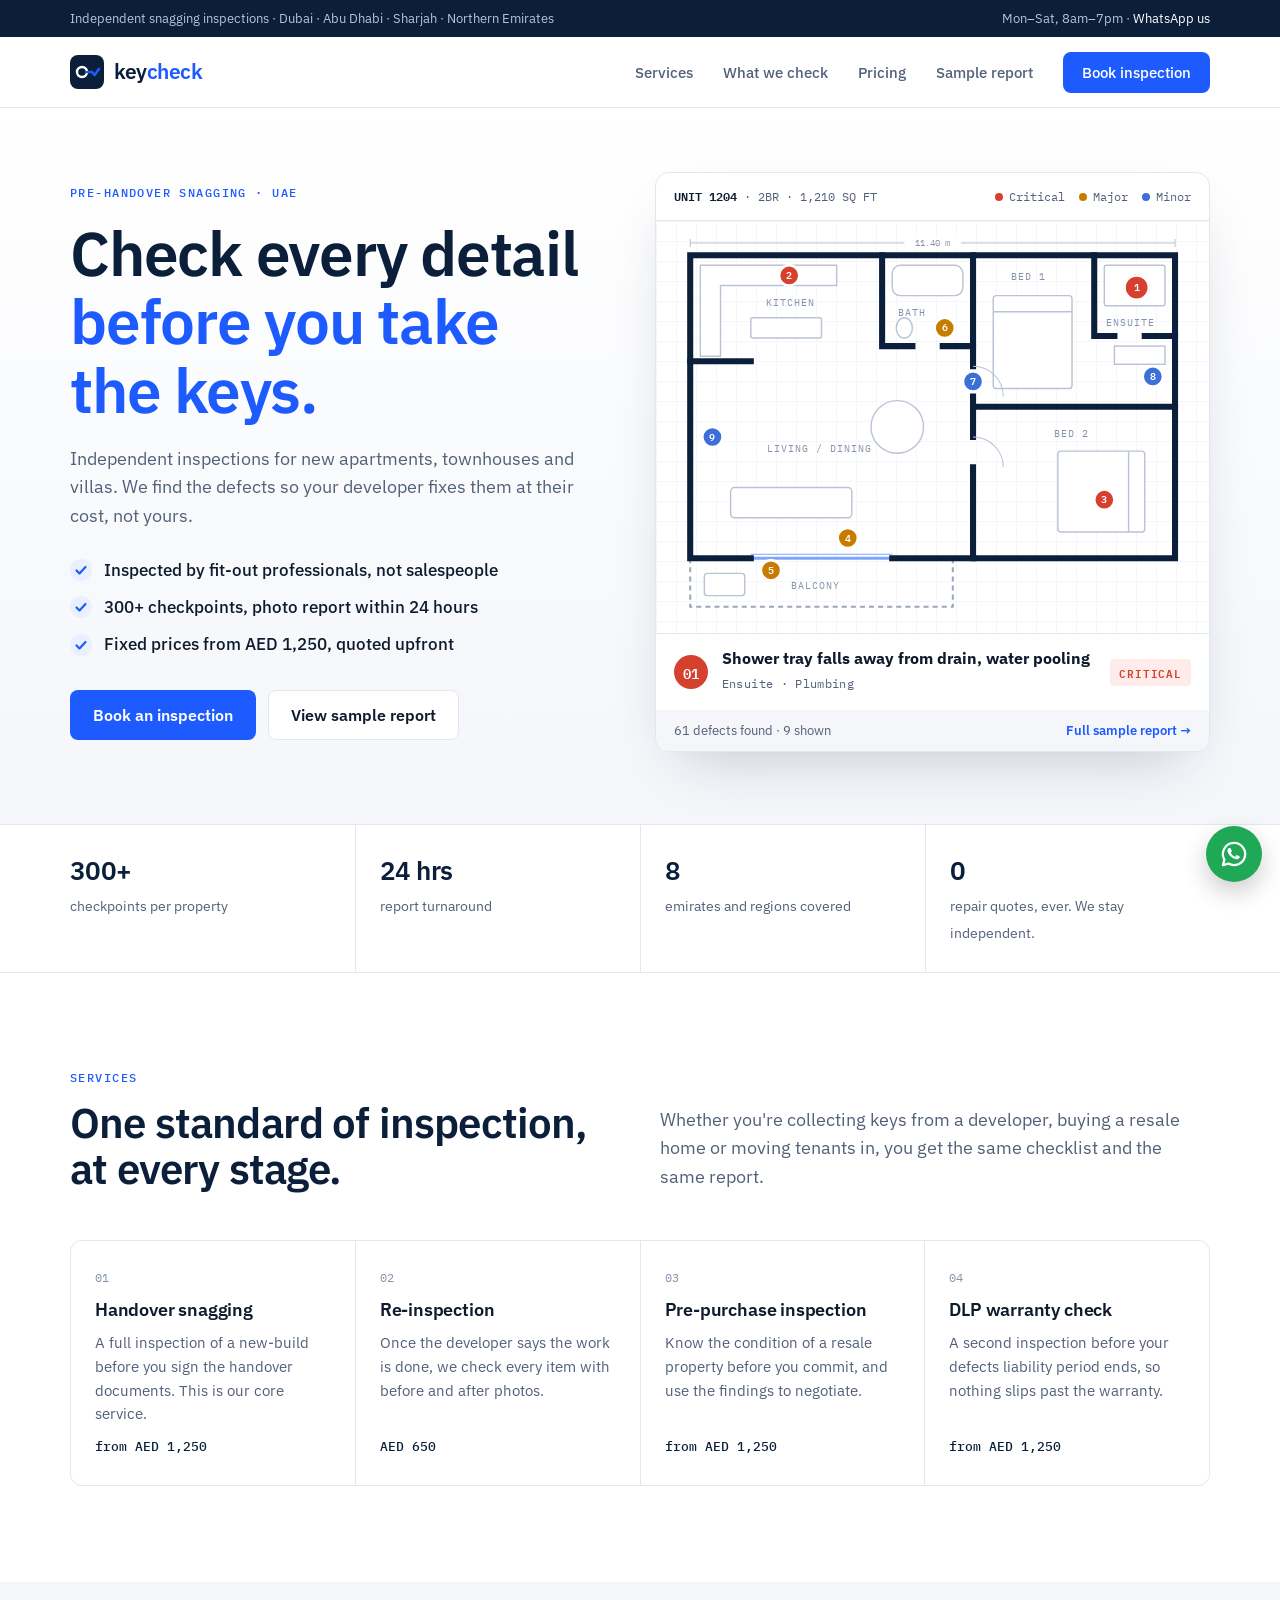
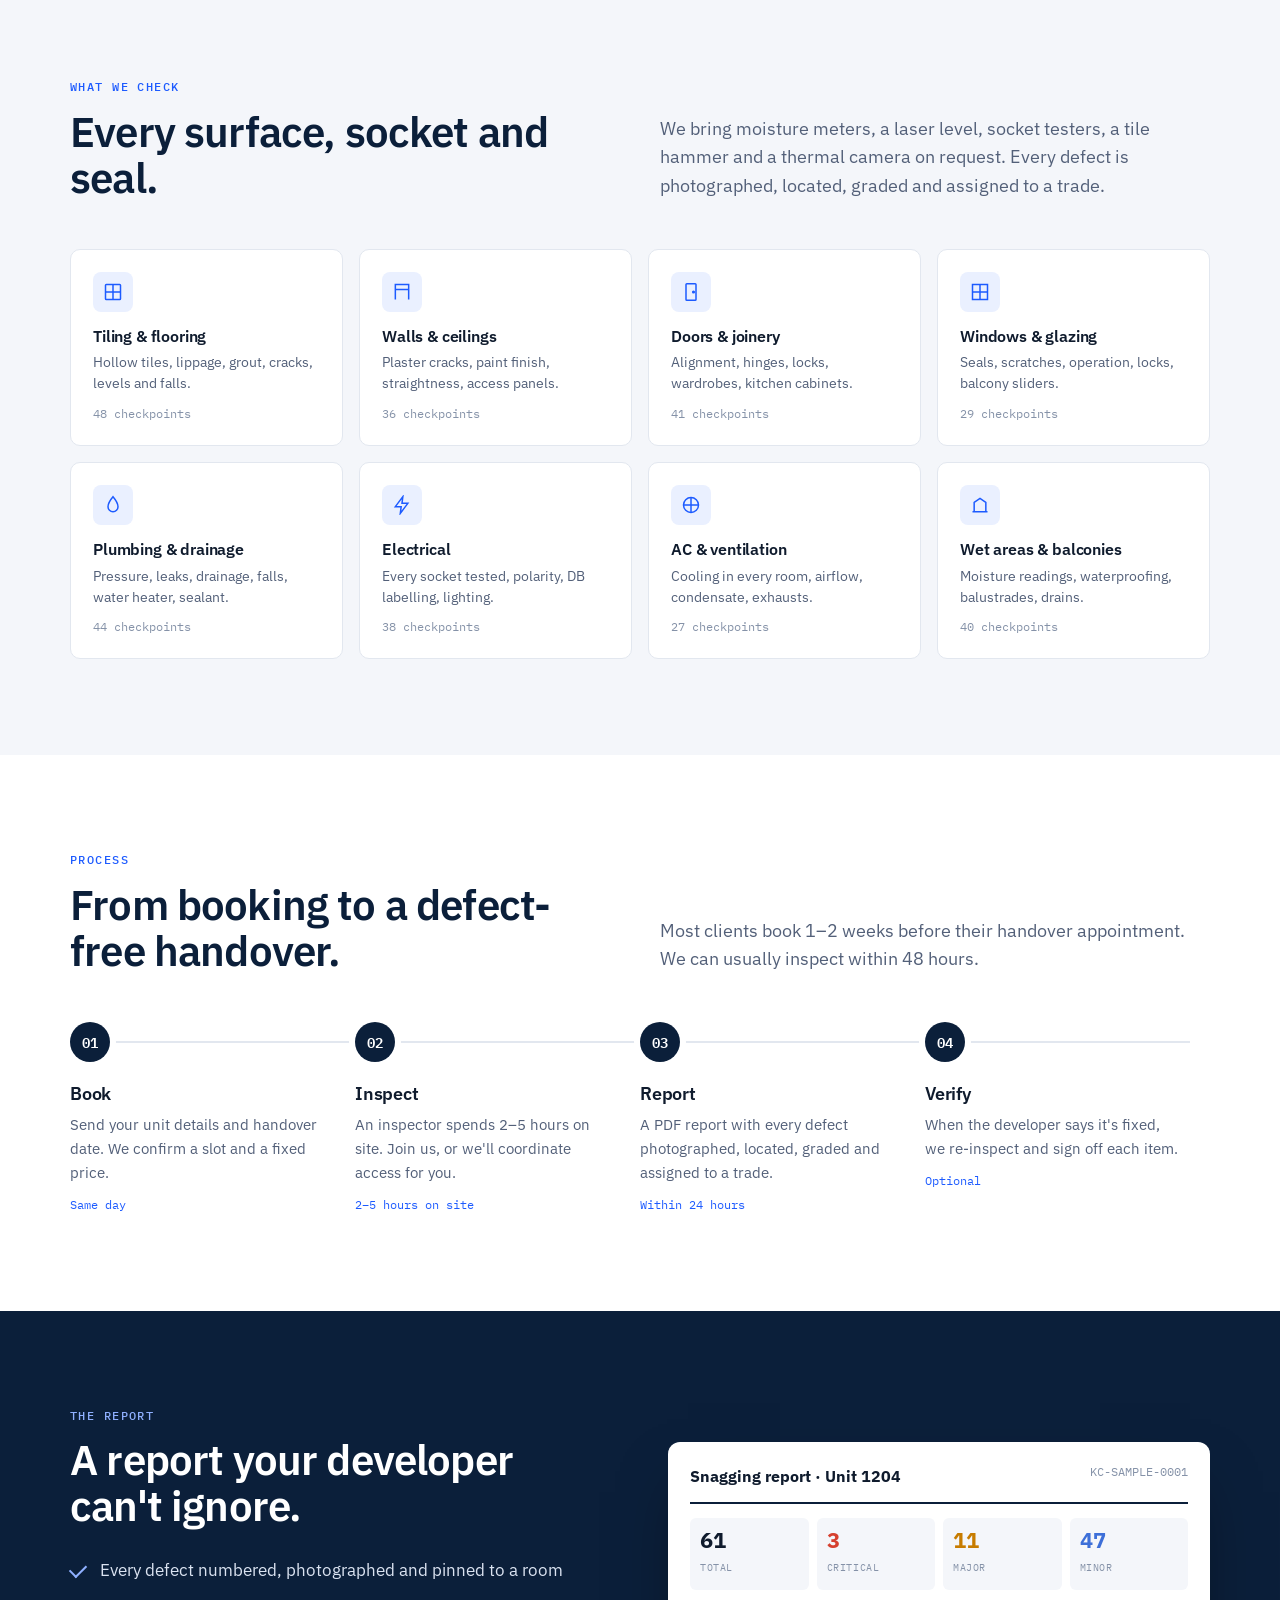
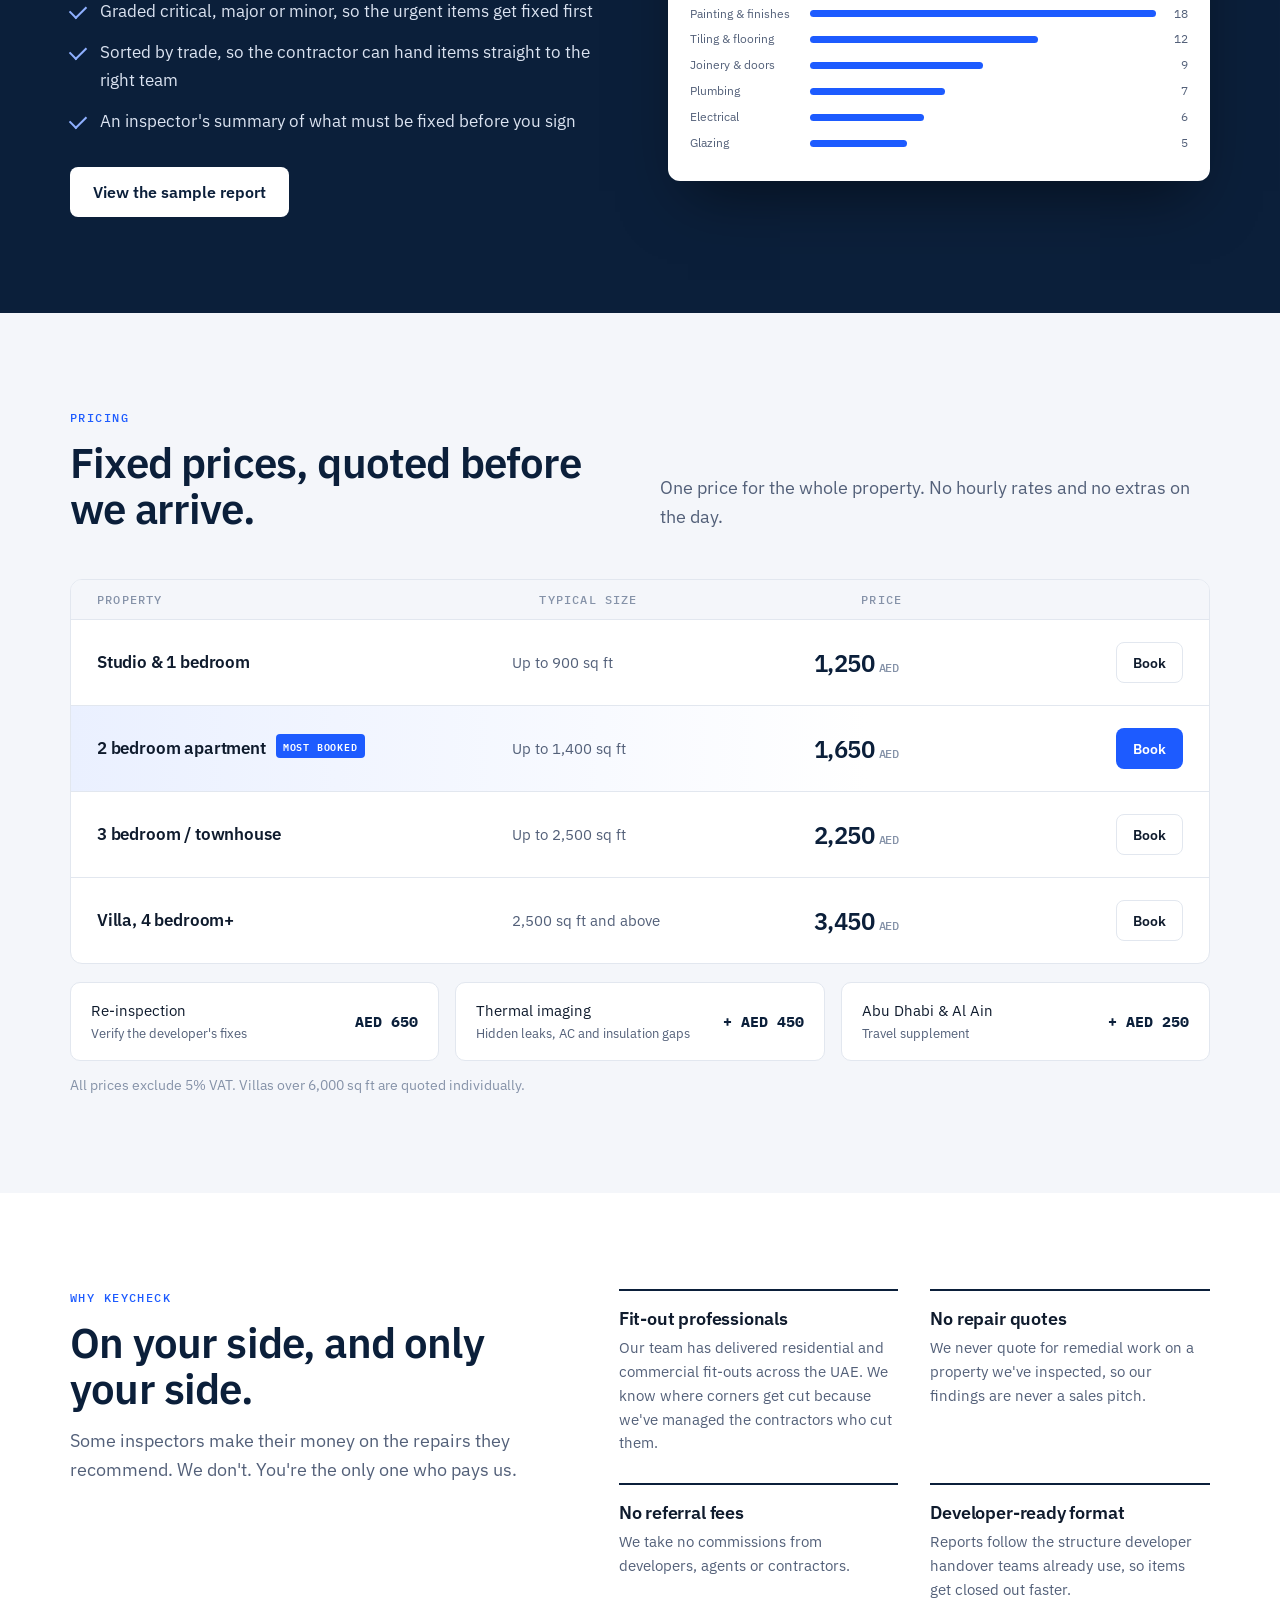
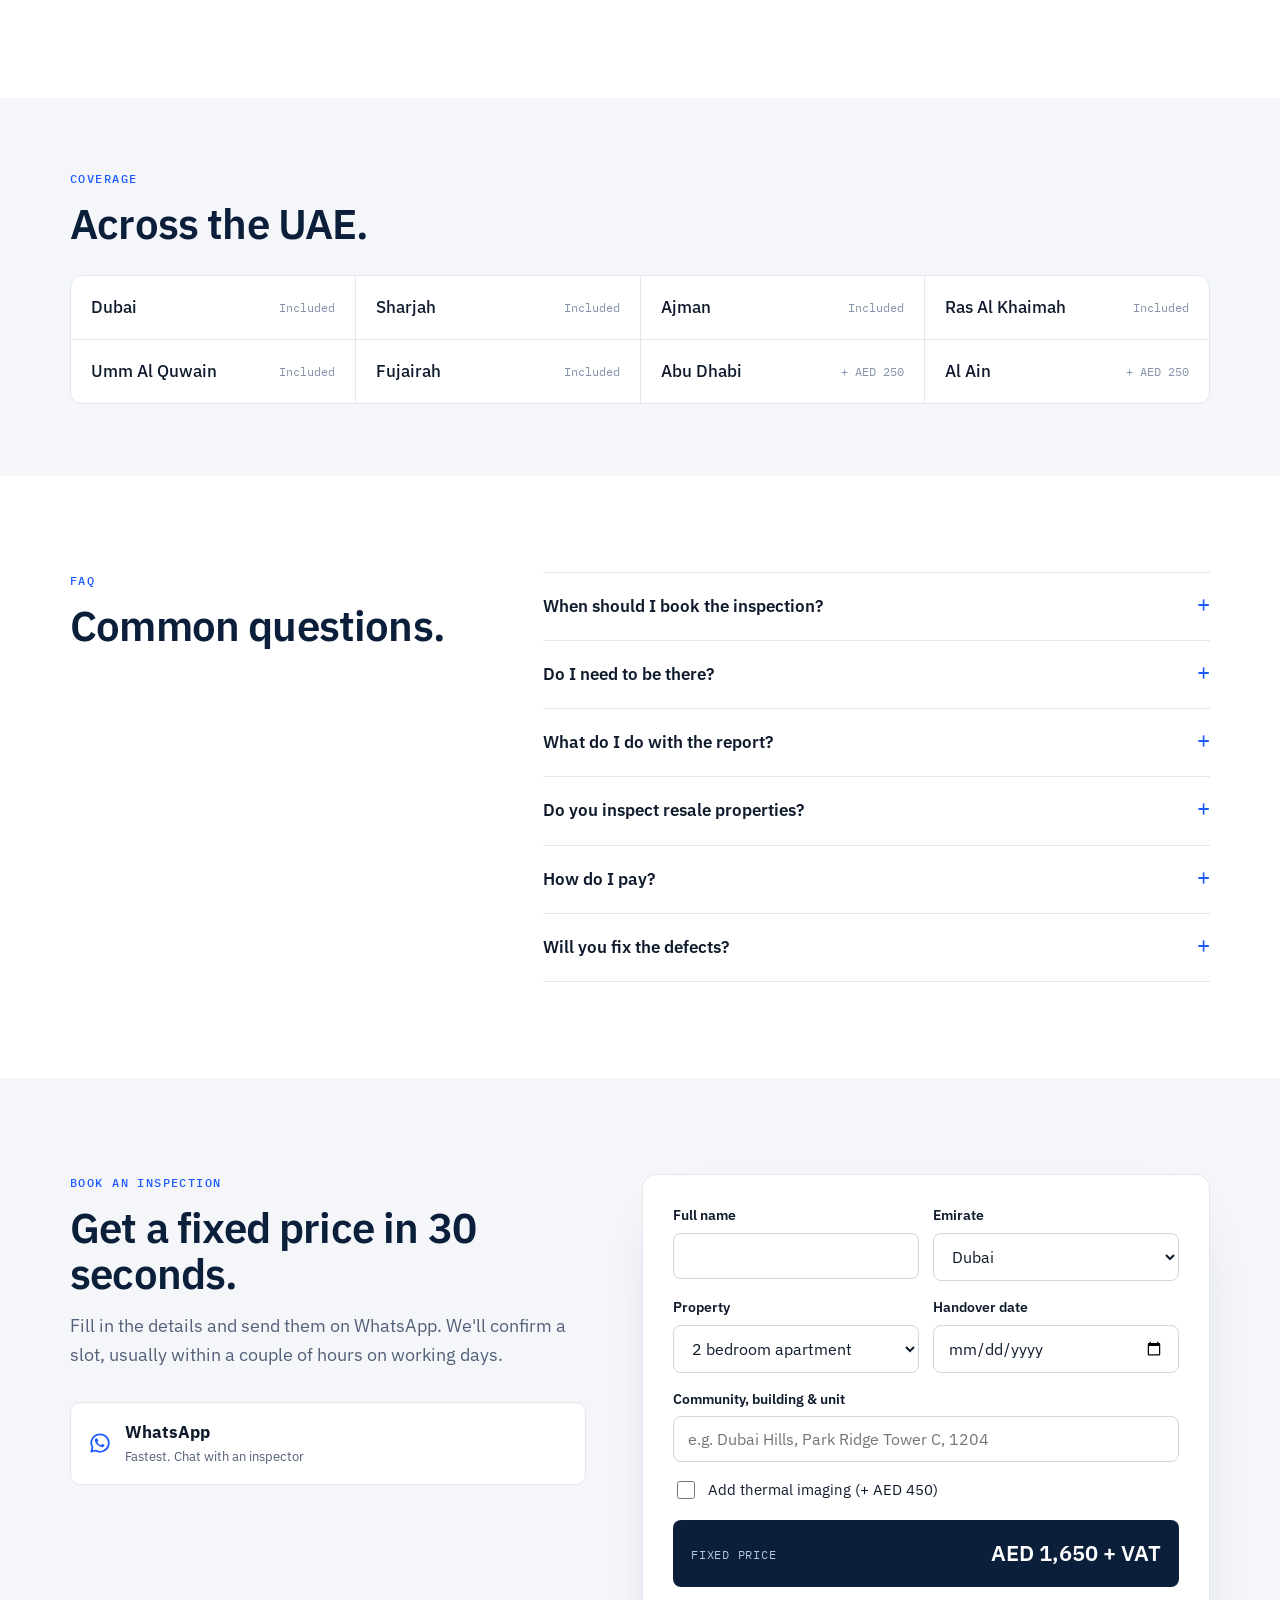
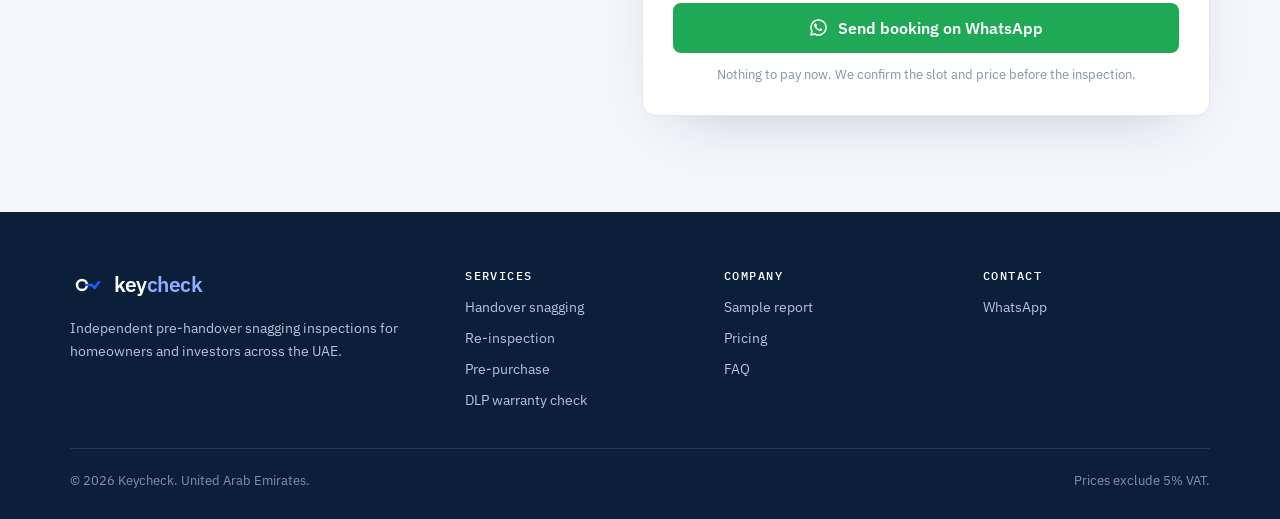
<file: index.html>
<!doctype html>
<html lang="en">
<head>
<meta charset="utf-8">
<meta name="viewport" content="width=device-width, initial-scale=1">
<title>Keycheck | Snagging Inspections in Dubai &amp; Across the UAE</title>
<meta name="description" content="Independent pre-handover snagging inspections for apartments, townhouses and villas in Dubai, Abu Dhabi and across the UAE. Fixed prices from AED 1,250. Photo report within 24 hours.">
<link rel="canonical" href="https://denham2501-web.github.io/keycheck/">
<meta property="og:type" content="website">
<meta property="og:url" content="https://denham2501-web.github.io/keycheck/">
<meta property="og:title" content="Keycheck | Check every detail before you take the keys">
<meta property="og:description" content="Independent snagging inspections across the UAE. Fixed prices from AED 1,250. Report within 24 hours.">
<link rel="icon" href="data:image/svg+xml,%3Csvg xmlns='http://www.w3.org/2000/svg' viewBox='0 0 34 34'%3E%3Crect width='34' height='34' rx='8' fill='%230b1f3a'/%3E%3Ccircle cx='12' cy='17' r='5' fill='none' stroke='%23fff' stroke-width='2.4'/%3E%3Cpath d='M17 17h5l2.5 3 4.5-6' fill='none' stroke='%231d5bff' stroke-width='2.6' stroke-linecap='round' stroke-linejoin='round'/%3E%3C/svg%3E">
<link rel="preconnect" href="https://fonts.googleapis.com">
<link rel="preconnect" href="https://fonts.gstatic.com" crossorigin>
<link href="https://fonts.googleapis.com/css2?family=IBM+Plex+Mono:wght@400;500;600&family=IBM+Plex+Sans:wght@400;500;600&display=swap" rel="stylesheet">
<link rel="stylesheet" href="styles.css">
<script type="application/ld+json">
{
  "@context": "https://schema.org",
  "@type": "HomeAndConstructionBusiness",
  "name": "Keycheck",
  "url": "https://denham2501-web.github.io/keycheck/",
  "description": "Independent pre-handover snagging inspections for apartments, townhouses and villas across the UAE.",
  "areaServed": ["Dubai", "Abu Dhabi", "Sharjah", "Ajman", "Ras Al Khaimah", "Umm Al Quwain", "Fujairah", "Al Ain"],
  "priceRange": "AED 650 – AED 3,450",
  "telephone": "+971545939189",
  "address": { "@type": "PostalAddress", "addressCountry": "AE" }
}
</script>
</head>
<body>

<svg width="0" height="0" style="position:absolute" aria-hidden="true">
  <symbol id="mark" viewBox="0 0 34 34"><rect width="34" height="34" rx="8" fill="#0b1f3a"/><circle cx="12" cy="17" r="5" fill="none" stroke="#fff" stroke-width="2.4"/><path d="M17 17h5l2.5 3 4.5-6" fill="none" stroke="#1d5bff" stroke-width="2.6" stroke-linecap="round" stroke-linejoin="round"/></symbol>
  <symbol id="wa" viewBox="0 0 24 24"><path d="M12 2.5a9.5 9.5 0 0 0-8.2 14.3L2.5 21.5l4.8-1.3A9.5 9.5 0 1 0 12 2.5z" fill="none" stroke="currentColor" stroke-width="1.9" stroke-linejoin="round"/><path fill="currentColor" d="M9.1 7.3c-.2-.5-.4-.5-.6-.5h-.5c-.2 0-.5.1-.7.3-.3.3-.9.9-.9 2.2s.9 2.5 1.1 2.7c.1.2 1.8 2.8 4.4 3.9 2.1.8 2.6.7 3.1.6.5-.1 1.5-.6 1.7-1.2.2-.6.2-1.1.1-1.2l-.5-.3-1.7-.8c-.2-.1-.4-.1-.6.1l-.8 1c-.1.2-.3.2-.5.1-.3-.1-1.1-.4-2-1.2-.8-.7-1.3-1.5-1.4-1.8-.2-.3 0-.4.1-.5l.4-.5.3-.4c.1-.2 0-.3 0-.5z"/></symbol>
  <symbol id="mail" viewBox="0 0 24 24"><rect x="3" y="5" width="18" height="14" rx="2" fill="none" stroke="currentColor" stroke-width="1.8"/><path d="M3.5 6.5 12 13l8.5-6.5" fill="none" stroke="currentColor" stroke-width="1.8"/></symbol>
</svg>

<div class="topbar">
  <div class="wrap">
    <span class="areas">Independent snagging inspections · Dubai · Abu Dhabi · Sharjah · Northern Emirates</span>
    <span>Mon–Sat, 8am–7pm · <a class="js-wa" href="#book">WhatsApp us</a></span>
  </div>
</div>

<header class="site-header">
  <div class="wrap">
    <a class="logo" href="./"><svg class="mark"><use href="#mark"/></svg><span>key<b>check</b></span></a>
    <nav class="nav">
      <a href="#services">Services</a>
      <a href="#checklist">What we check</a>
      <a href="#pricing">Pricing</a>
      <a href="sample-report.html">Sample report</a>
      <a class="btn btn-primary" href="#book">Book inspection</a>
    </nav>
  </div>
</header>

<main>
<section class="hero">
  <div class="wrap hero-grid">
    <div>
      <div class="label">Pre-handover snagging · UAE</div>
      <h1>Check every detail <span>before you take the keys.</span></h1>
      <p class="lede">Independent inspections for new apartments, townhouses and villas. We find the defects so your developer fixes them at their cost, not yours.</p>
      <ul class="ticks">
        <li>Inspected by fit-out professionals, not salespeople</li>
        <li>300+ checkpoints, photo report within 24 hours</li>
        <li>Fixed prices from AED 1,250, quoted upfront</li>
      </ul>
      <div class="ctas">
        <a class="btn btn-primary" href="#book">Book an inspection</a>
        <a class="btn btn-outline" href="sample-report.html">View sample report</a>
      </div>
    </div>

    <div class="plan-card">
      <div class="plan-head">
        <span><b>UNIT 1204</b> · 2BR · 1,210 SQ FT</span>
        <span class="legend"><span><i style="background:var(--red)"></i>Critical</span><span><i style="background:var(--amber)"></i>Major</span><span><i style="background:var(--minor)"></i>Minor</span></span>
      </div>
      <div class="plan-body">
        <svg viewBox="0 0 520 390" role="img" aria-label="Floor plan of a 2-bedroom apartment with defect markers">
          <!-- dimension -->
          <path d="M20 8h480" stroke="#b9c3d3" stroke-width="1"/><path d="M20 4v8M500 4v8" stroke="#b9c3d3"/>
          <rect x="232" y="2" width="56" height="12" fill="#fff"/><text class="dim" x="260" y="11" text-anchor="middle">11.40 m</text>
          <!-- fixtures -->
          <path class="fix" d="M30 30h135v20H50v70H30z"/>
          <rect class="fix" x="80" y="82" width="70" height="20" rx="2"/>
          <rect class="fix" x="220" y="30" width="70" height="30" rx="8"/>
          <ellipse class="fix" cx="232" cy="92" rx="8" ry="10"/>
          <rect class="fix" x="430" y="30" width="60" height="40" rx="2"/>
                    <rect class="fix" x="320" y="60" width="78" height="92" rx="3"/><path class="fix" d="M320 76h78"/>
          <rect class="fix" x="384" y="214" width="86" height="80" rx="3"/><path class="fix" d="M454 214v80"/>
          <rect class="fix" x="440" y="110" width="50" height="18"/>
          <rect class="fix" x="60" y="250" width="120" height="30" rx="4"/>
          <circle class="fix" cx="225" cy="190" r="26"/>
          <rect class="fix" x="34" y="335" width="40" height="22" rx="3"/>
          <!-- glazing -->
          <path d="M80 320h140" stroke="#7fa6ff" stroke-width="3"/><path d="M80 316h140" stroke="#7fa6ff" stroke-width="1"/>
          <path d="M20 320v48h260v-48" fill="none" stroke="#9aa6ba" stroke-width="2" stroke-dasharray="5 4"/>
          <!-- walls -->
          <path class="wall" d="M20 20h480v300H220M80 320H20V20"/>
          <path class="wall" d="M300 20v110M300 160v40M300 230v90"/>
          <path class="wall" d="M300 170h200"/>
          <path class="wall" d="M420 20v80M420 100h20M470 100h30"/>
          <path class="wall" d="M210 20v90M210 110h30M270 110h30"/>
          <path class="wall" d="M20 125h60"/>
          <!-- door swings -->
          <path d="M300 130a30 30 0 0 1 30 30" fill="none" stroke="#b9c3d3"/>
          <path d="M300 200a30 30 0 0 1 30 30" fill="none" stroke="#b9c3d3"/>
          <!-- room labels -->
          <text class="room" x="95" y="70">KITCHEN</text>
          <text class="room" x="226" y="80">BATH</text>
          <text class="room" x="96" y="215">LIVING / DINING</text>
          <text class="room" x="338" y="45">BED 1</text>
          <text class="room" x="432" y="90">ENSUITE</text>
          <text class="room" x="380" y="200">BED 2</text>
          <text class="room" x="120" y="350">BALCONY</text>
          <g id="pins"></g>
        </svg>
      </div>
      <div class="plan-detail" id="detail" aria-live="polite"></div>
      <div class="plan-foot"><span>61 defects found · 9 shown</span><a href="sample-report.html">Full sample report →</a></div>
    </div>
  </div>
</section>

<div class="strip">
  <div class="wrap">
    <div><b>300+</b><span>checkpoints per property</span></div>
    <div><b>24 hrs</b><span>report turnaround</span></div>
    <div><b>8</b><span>emirates and regions covered</span></div>
    <div><b>0</b><span>repair quotes, ever. We stay independent.</span></div>
  </div>
</div>

<section id="services">
  <div class="wrap">
    <div class="head">
      <div><div class="label">Services</div><h2>One standard of inspection, at every stage.</h2></div>
      <p class="lede">Whether you're collecting keys from a developer, buying a resale home or moving tenants in, you get the same checklist and the same report.</p>
    </div>
    <div class="services">
      <div class="service"><span class="code">01</span><h3>Handover snagging</h3><p>A full inspection of a new-build before you sign the handover documents. This is our core service.</p><span class="from">from AED 1,250</span></div>
      <div class="service"><span class="code">02</span><h3>Re-inspection</h3><p>Once the developer says the work is done, we check every item with before and after photos.</p><span class="from">AED 650</span></div>
      <div class="service"><span class="code">03</span><h3>Pre-purchase inspection</h3><p>Know the condition of a resale property before you commit, and use the findings to negotiate.</p><span class="from">from AED 1,250</span></div>
      <div class="service"><span class="code">04</span><h3>DLP warranty check</h3><p>A second inspection before your defects liability period ends, so nothing slips past the warranty.</p><span class="from">from AED 1,250</span></div>
    </div>
  </div>
</section>

<section id="checklist" class="alt">
  <div class="wrap">
    <div class="head">
      <div><div class="label">What we check</div><h2>Every surface, socket and seal.</h2></div>
      <p class="lede">We bring moisture meters, a laser level, socket testers, a tile hammer and a thermal camera on request. Every defect is photographed, located, graded and assigned to a trade.</p>
    </div>
    <div class="checks">
      <div class="check"><div class="ico"><svg viewBox="0 0 24 24" fill="none" stroke="currentColor" stroke-width="1.8"><rect x="3" y="3" width="18" height="18" rx="1"/><path d="M3 12h18M12 3v18"/></svg></div><h3>Tiling & flooring</h3><p>Hollow tiles, lippage, grout, cracks, levels and falls.</p><div class="count">48 checkpoints</div></div>
      <div class="check"><div class="ico"><svg viewBox="0 0 24 24" fill="none" stroke="currentColor" stroke-width="1.8"><path d="M4 21V3h16v18M4 9h16"/></svg></div><h3>Walls & ceilings</h3><p>Plaster cracks, paint finish, straightness, access panels.</p><div class="count">36 checkpoints</div></div>
      <div class="check"><div class="ico"><svg viewBox="0 0 24 24" fill="none" stroke="currentColor" stroke-width="1.8"><rect x="6" y="2" width="12" height="20" rx="1"/><circle cx="15" cy="12" r="1"/></svg></div><h3>Doors & joinery</h3><p>Alignment, hinges, locks, wardrobes, kitchen cabinets.</p><div class="count">41 checkpoints</div></div>
      <div class="check"><div class="ico"><svg viewBox="0 0 24 24" fill="none" stroke="currentColor" stroke-width="1.8"><rect x="3" y="3" width="18" height="18"/><path d="M12 3v18M3 12h18"/></svg></div><h3>Windows & glazing</h3><p>Seals, scratches, operation, locks, balcony sliders.</p><div class="count">29 checkpoints</div></div>
      <div class="check"><div class="ico"><svg viewBox="0 0 24 24" fill="none" stroke="currentColor" stroke-width="1.8"><path d="M12 2s6 7 6 12a6 6 0 0 1-12 0c0-5 6-12 6-12z"/></svg></div><h3>Plumbing & drainage</h3><p>Pressure, leaks, drainage, falls, water heater, sealant.</p><div class="count">44 checkpoints</div></div>
      <div class="check"><div class="ico"><svg viewBox="0 0 24 24" fill="none" stroke="currentColor" stroke-width="1.8"><path d="M13 2 4 14h7l-1 8 9-12h-7z"/></svg></div><h3>Electrical</h3><p>Every socket tested, polarity, DB labelling, lighting.</p><div class="count">38 checkpoints</div></div>
      <div class="check"><div class="ico"><svg viewBox="0 0 24 24" fill="none" stroke="currentColor" stroke-width="1.8"><circle cx="12" cy="12" r="9"/><path d="M12 3v18M3 12h18"/></svg></div><h3>AC & ventilation</h3><p>Cooling in every room, airflow, condensate, exhausts.</p><div class="count">27 checkpoints</div></div>
      <div class="check"><div class="ico"><svg viewBox="0 0 24 24" fill="none" stroke="currentColor" stroke-width="1.8"><path d="M3 20h18M5 20V9l7-5 7 5v11"/></svg></div><h3>Wet areas & balconies</h3><p>Moisture readings, waterproofing, balustrades, drains.</p><div class="count">40 checkpoints</div></div>
    </div>
  </div>
</section>

<section>
  <div class="wrap">
    <div class="head">
      <div><div class="label">Process</div><h2>From booking to a defect-free handover.</h2></div>
      <p class="lede">Most clients book 1–2 weeks before their handover appointment. We can usually inspect within 48 hours.</p>
    </div>
    <div class="process">
      <div class="stage"><div class="n">01</div><h3>Book</h3><p>Send your unit details and handover date. We confirm a slot and a fixed price.</p><div class="t">Same day</div></div>
      <div class="stage"><div class="n">02</div><h3>Inspect</h3><p>An inspector spends 2–5 hours on site. Join us, or we'll coordinate access for you.</p><div class="t">2–5 hours on site</div></div>
      <div class="stage"><div class="n">03</div><h3>Report</h3><p>A PDF report with every defect photographed, located, graded and assigned to a trade.</p><div class="t">Within 24 hours</div></div>
      <div class="stage"><div class="n">04</div><h3>Verify</h3><p>When the developer says it's fixed, we re-inspect and sign off each item.</p><div class="t">Optional</div></div>
    </div>
  </div>
</section>

<section class="band">
  <div class="wrap report-grid">
    <div>
      <div class="label">The report</div>
      <h2 style="margin-top:12px">A report your developer can't ignore.</h2>
      <ul class="report-list">
        <li>Every defect numbered, photographed and pinned to a room</li>
        <li>Graded critical, major or minor, so the urgent items get fixed first</li>
        <li>Sorted by trade, so the contractor can hand items straight to the right team</li>
        <li>An inspector's summary of what must be fixed before you sign</li>
      </ul>
      <a class="btn btn-light" href="sample-report.html">View the sample report</a>
    </div>
    <div class="doc-mock" aria-hidden="true">
      <div class="dh"><b>Snagging report · Unit 1204</b><span>KC-SAMPLE-0001</span></div>
      <div class="kpis">
        <div><b>61</b><span>Total</span></div>
        <div><b style="color:var(--red)">3</b><span>Critical</span></div>
        <div><b style="color:var(--amber)">11</b><span>Major</span></div>
        <div><b style="color:var(--minor)">47</b><span>Minor</span></div>
      </div>
      <div class="trade">Painting & finishes<i style="width:100%"></i><em>18</em></div>
      <div class="trade">Tiling & flooring<i style="width:66%"></i><em>12</em></div>
      <div class="trade">Joinery & doors<i style="width:50%"></i><em>9</em></div>
      <div class="trade">Plumbing<i style="width:39%"></i><em>7</em></div>
      <div class="trade">Electrical<i style="width:33%"></i><em>6</em></div>
      <div class="trade">Glazing<i style="width:28%"></i><em>5</em></div>
    </div>
  </div>
</section>

<section id="pricing" class="alt">
  <div class="wrap">
    <div class="head">
      <div><div class="label">Pricing</div><h2>Fixed prices, quoted before we arrive.</h2></div>
      <p class="lede">One price for the whole property. No hourly rates and no extras on the day.</p>
    </div>
    <div class="price-table">
      <div class="prow th"><span>Property</span><span>Typical size</span><span>Price</span><span></span></div>
      <div class="prow"><h3>Studio & 1 bedroom</h3><span class="sz">Up to 900 sq ft</span><span class="amt">1,250<small>AED</small></span><a class="btn btn-outline js-pick" data-type="studio" href="#book">Book</a></div>
      <div class="prow pop"><h3>2 bedroom apartment</h3><span class="sz">Up to 1,400 sq ft</span><span class="amt">1,650<small>AED</small></span><a class="btn btn-primary js-pick" data-type="2bed" href="#book">Book</a></div>
      <div class="prow"><h3>3 bedroom / townhouse</h3><span class="sz">Up to 2,500 sq ft</span><span class="amt">2,250<small>AED</small></span><a class="btn btn-outline js-pick" data-type="3bed" href="#book">Book</a></div>
      <div class="prow"><h3>Villa, 4 bedroom+</h3><span class="sz">2,500 sq ft and above</span><span class="amt">3,450<small>AED</small></span><a class="btn btn-outline js-pick" data-type="villa" href="#book">Book</a></div>
    </div>
    <div class="addons">
      <div class="addon"><span>Re-inspection<small>Verify the developer's fixes</small></span><b>AED 650</b></div>
      <div class="addon"><span>Thermal imaging<small>Hidden leaks, AC and insulation gaps</small></span><b>+ AED 450</b></div>
      <div class="addon"><span>Abu Dhabi & Al Ain<small>Travel supplement</small></span><b>+ AED 250</b></div>
    </div>
    <p class="vat-note">All prices exclude 5% VAT. Villas over 6,000 sq ft are quoted individually.</p>
  </div>
</section>

<section>
  <div class="wrap indep">
    <div>
      <div class="label">Why Keycheck</div>
      <h2>On your side, and only your side.</h2>
      <p class="lede" style="margin-top:16px">Some inspectors make their money on the repairs they recommend. We don't. You're the only one who pays us.</p>
    </div>
    <div class="pts">
      <div><h3>Fit-out professionals</h3><p>Our team has delivered residential and commercial fit-outs across the UAE. We know where corners get cut because we've managed the contractors who cut them.</p></div>
      <div><h3>No repair quotes</h3><p>We never quote for remedial work on a property we've inspected, so our findings are never a sales pitch.</p></div>
      <div><h3>No referral fees</h3><p>We take no commissions from developers, agents or contractors.</p></div>
      <div><h3>Developer-ready format</h3><p>Reports follow the structure developer handover teams already use, so items get closed out faster.</p></div>
    </div>
  </div>
</section>

<section class="alt" style="padding:72px 0">
  <div class="wrap">
    <div class="head" style="margin-bottom:28px">
      <div><div class="label">Coverage</div><h2>Across the UAE.</h2></div>
    </div>
    <div class="areas-grid">
      <div>Dubai <small>Included</small></div><div>Sharjah <small>Included</small></div>
      <div>Ajman <small>Included</small></div><div>Ras Al Khaimah <small>Included</small></div>
      <div>Umm Al Quwain <small>Included</small></div><div>Fujairah <small>Included</small></div>
      <div>Abu Dhabi <small>+ AED 250</small></div><div>Al Ain <small>+ AED 250</small></div>
    </div>
  </div>
</section>

<section id="faq">
  <div class="wrap faq-wrap">
    <div>
      <div class="label">FAQ</div>
      <h2>Common questions.</h2>
    </div>
    <div class="faq">
      <details><summary>When should I book the inspection?</summary><p>Ideally after your developer issues the handover notice and before you sign the handover documents. That's when you have the most leverage. If you've already moved in, an inspection is still worth doing within your defects liability period.</p></details>
      <details><summary>Do I need to be there?</summary><p>No. Many of our clients are overseas investors. We can coordinate access with the developer or your agent and go through the findings with you on a video call.</p></details>
      <details><summary>What do I do with the report?</summary><p>Send it to your developer's handover or customer care team. It's written so their contractors can work from it directly. When they say the work is complete, book a re-inspection to confirm.</p></details>
      <details><summary>Do you inspect resale properties?</summary><p>Yes. The checklist is the same, and the report helps you negotiate on price or record the condition at move-in.</p></details>
      <details><summary>How do I pay?</summary><p>By bank transfer or card payment link once your booking is confirmed. There's nothing to pay to make an enquiry.</p></details>
      <details><summary>Will you fix the defects?</summary><p>No, and that's deliberate. To stay independent we never quote for repairs on a property we've inspected. Under your warranty, the developer is responsible for the fixes.</p></details>
    </div>
  </div>
</section>

<section id="book" class="alt">
  <div class="wrap book">
    <div>
      <div class="label">Book an inspection</div>
      <h2>Get a fixed price in 30 seconds.</h2>
      <p class="lede">Fill in the details and send them on WhatsApp. We'll confirm a slot, usually within a couple of hours on working days.</p>
      <div class="contact-list">
        <a class="js-wa" href="#"><svg><use href="#wa"/></svg><span><b>WhatsApp</b><small>Fastest. Chat with an inspector</small></span></a>
        <a class="js-email" href="#"><svg><use href="#mail"/></svg><span><b class="js-email-text">hello@keycheck.ae</b><small>For corporate and bulk enquiries</small></span></a>
      </div>
    </div>
    <form class="form" id="bookForm">
      <div class="row2">
        <div class="field"><label for="name">Full name</label><input id="name" required autocomplete="name"></div>
        <div class="field"><label for="emirate">Emirate</label>
          <select id="emirate"><option>Dubai</option><option>Sharjah</option><option>Ajman</option><option>Ras Al Khaimah</option><option>Umm Al Quwain</option><option>Fujairah</option><option>Abu Dhabi</option><option>Al Ain</option></select></div>
      </div>
      <div class="row2">
        <div class="field"><label for="type">Property</label>
          <select id="type"><option value="studio">Studio / 1 bedroom</option><option value="2bed" selected>2 bedroom apartment</option><option value="3bed">3 bedroom / townhouse</option><option value="villa">Villa, 4 bedroom+</option><option value="reinspect">Re-inspection</option></select></div>
        <div class="field"><label for="date">Handover date</label><input id="date" type="date"></div>
      </div>
      <div class="field"><label for="project">Community, building & unit</label><input id="project" placeholder="e.g. Dubai Hills, Park Ridge Tower C, 1204"></div>
      <label class="checkbox"><input id="thermal" type="checkbox"> Add thermal imaging (+ AED 450)</label>
      <div class="quote"><span>Fixed price</span><b id="quote">AED 1,650 + VAT</b></div>
      <button class="btn btn-wa" type="submit"><svg><use href="#wa"/></svg>Send booking on WhatsApp</button>
      <p class="fine">Nothing to pay now. We confirm the slot and price before the inspection.</p>
    </form>
  </div>
</section>
</main>

<footer>
  <div class="wrap">
    <div class="foot">
      <div><a class="logo" href="./"><svg class="mark"><use href="#mark"/></svg><span>key<b>check</b></span></a><p>Independent pre-handover snagging inspections for homeowners and investors across the UAE.</p></div>
      <div><h4>Services</h4><ul><li><a href="#services">Handover snagging</a></li><li><a href="#services">Re-inspection</a></li><li><a href="#services">Pre-purchase</a></li><li><a href="#services">DLP warranty check</a></li></ul></div>
      <div><h4>Company</h4><ul><li><a href="sample-report.html">Sample report</a></li><li><a href="#pricing">Pricing</a></li><li><a href="#faq">FAQ</a></li></ul></div>
      <div><h4>Contact</h4><ul><li><a class="js-wa" href="#">WhatsApp</a></li><li><a class="js-email js-email-text" href="#">hello@keycheck.ae</a></li></ul></div>
    </div>
    <div class="legal"><span>© <span id="yr"></span> Keycheck. United Arab Emirates.</span><span>Prices exclude 5% VAT.</span></div>
  </div>
</footer>

<a class="wa-float js-wa" href="#" aria-label="Chat on WhatsApp"><svg><use href="#wa"/></svg></a>

<script>
  // ---- Business config: change these before launch ----
  const WHATSAPP = "971545939189";   // international format, no + or spaces
  const EMAIL = "";                 // set once the mailbox exists, e.g. "hello@keycheck.ae"
  // -----------------------------------------------------

  const $ = id => document.getElementById(id);
  const waLink = text => `https://wa.me/${WHATSAPP}?text=${encodeURIComponent(text)}`;
  const GREETING = "Hi Keycheck, I'd like to book a snagging inspection.";

  document.querySelectorAll(".js-wa").forEach(a => { a.href = waLink(GREETING); a.target = "_blank"; a.rel = "noopener"; });
  if (EMAIL) {
    document.querySelectorAll(".js-email").forEach(a => a.href = `mailto:${EMAIL}`);
    document.querySelectorAll(".js-email-text").forEach(el => el.textContent = EMAIL);
  } else {
    document.querySelectorAll(".js-email").forEach(a => (a.closest("li") || a).remove());
  }
  $("yr").textContent = new Date().getFullYear();

  // ---- Floor plan defect pins ----
  const SEV = { critical: "var(--red)", major: "var(--amber)", minor: "var(--minor)" };
  const PINS = [
    [462, 52,  "critical", "Shower tray falls away from drain, water pooling", "Ensuite · Plumbing"],
    [118, 40,  "critical", "Sink waste leaking into cabinet base", "Kitchen · Plumbing"],
    [430, 262, "critical", "Socket with reversed polarity", "Bed 2 · Electrical"],
    [176, 300, "major",    "Hollow-sounding floor tiles (6 no.)", "Living · Tiling"],
    [100, 332, "major",    "Balcony slider seal missing, water ingress risk", "Balcony · Glazing"],
    [272, 92,  "major",    "Extractor fan not operating", "Bath · Ventilation"],
    [300, 145, "minor",    "Door frame paint chipped at head", "Bed 1 · Painting"],
    [478, 140, "minor",    "Wardrobe door misaligned, 4 mm gap", "Bed 1 · Joinery"],
    [42, 200,  "minor",    "Patchy paint finish on feature wall", "Living · Painting"],
  ];
  const NS = "http://www.w3.org/2000/svg";
  const g = $("pins");
  let active = 0, timer;
  PINS.forEach(([x, y, sev], i) => {
    const pin = document.createElementNS(NS, "g");
    pin.setAttribute("class", "pin"); pin.setAttribute("tabindex", "0");
    pin.setAttribute("role", "button"); pin.setAttribute("aria-label", `Defect ${i + 1}`);
    pin.innerHTML = `<circle class="halo" cx="${x}" cy="${y}" r="12" stroke="${SEV[sev]}"/><circle class="dot" cx="${x}" cy="${y}" r="10" fill="${SEV[sev]}"/><text x="${x}" y="${y + 3.5}" text-anchor="middle">${i + 1}</text>`;
    const pick = () => { clearInterval(timer); show(i); };
    pin.addEventListener("mouseenter", pick); pin.addEventListener("click", pick); pin.addEventListener("focus", pick);
    g.appendChild(pin);
  });
  function show(i) {
    active = i;
    const [, , sev, title, loc] = PINS[i];
    g.querySelectorAll(".pin").forEach((p, j) => p.classList.toggle("active", j === i));
    $("detail").innerHTML = `<span class="num" style="background:${SEV[sev]}">${String(i + 1).padStart(2, "0")}</span><span><b>${title}</b><small>${loc}</small></span><span class="sev sev-${sev}">${sev}</span>`;
  }
  show(0);
  if (!matchMedia("(prefers-reduced-motion: reduce)").matches) timer = setInterval(() => show((active + 1) % PINS.length), 3200);

  // ---- Booking form ----
  const PRICES = { studio: 1250, "2bed": 1650, "3bed": 2250, villa: 3450, reinspect: 650 };
  const LABELS = { studio: "Studio / 1 bedroom", "2bed": "2 bedroom apartment", "3bed": "3 bedroom / townhouse", villa: "Villa, 4 bedroom+", reinspect: "Re-inspection" };
  const FAR = ["Abu Dhabi", "Al Ain"];
  const total = () => PRICES[$("type").value] + ($("thermal").checked ? 450 : 0) + (FAR.includes($("emirate").value) ? 250 : 0);
  const updateQuote = () => $("quote").textContent = `AED ${total().toLocaleString("en")} + VAT`;
  ["type", "thermal", "emirate"].forEach(id => $(id).addEventListener("change", updateQuote));
  document.querySelectorAll(".js-pick").forEach(b => b.addEventListener("click", () => { $("type").value = b.dataset.type; updateQuote(); }));

  $("bookForm").addEventListener("submit", e => {
    e.preventDefault();
    const lines = [
      `Name: ${$("name").value}`,
      `Property: ${LABELS[$("type").value]}`,
      `Emirate: ${$("emirate").value}`,
      $("project").value && `Location: ${$("project").value}`,
      $("date").value && `Handover date: ${$("date").value}`,
      $("thermal").checked && "Add-on: Thermal imaging",
      `Quoted: AED ${total().toLocaleString("en")} + VAT`
    ].filter(Boolean);
    window.open(waLink(GREETING + "\n\n" + lines.join("\n")), "_blank", "noopener");
  });
  updateQuote();
</script>
</body>
</html>
</file>
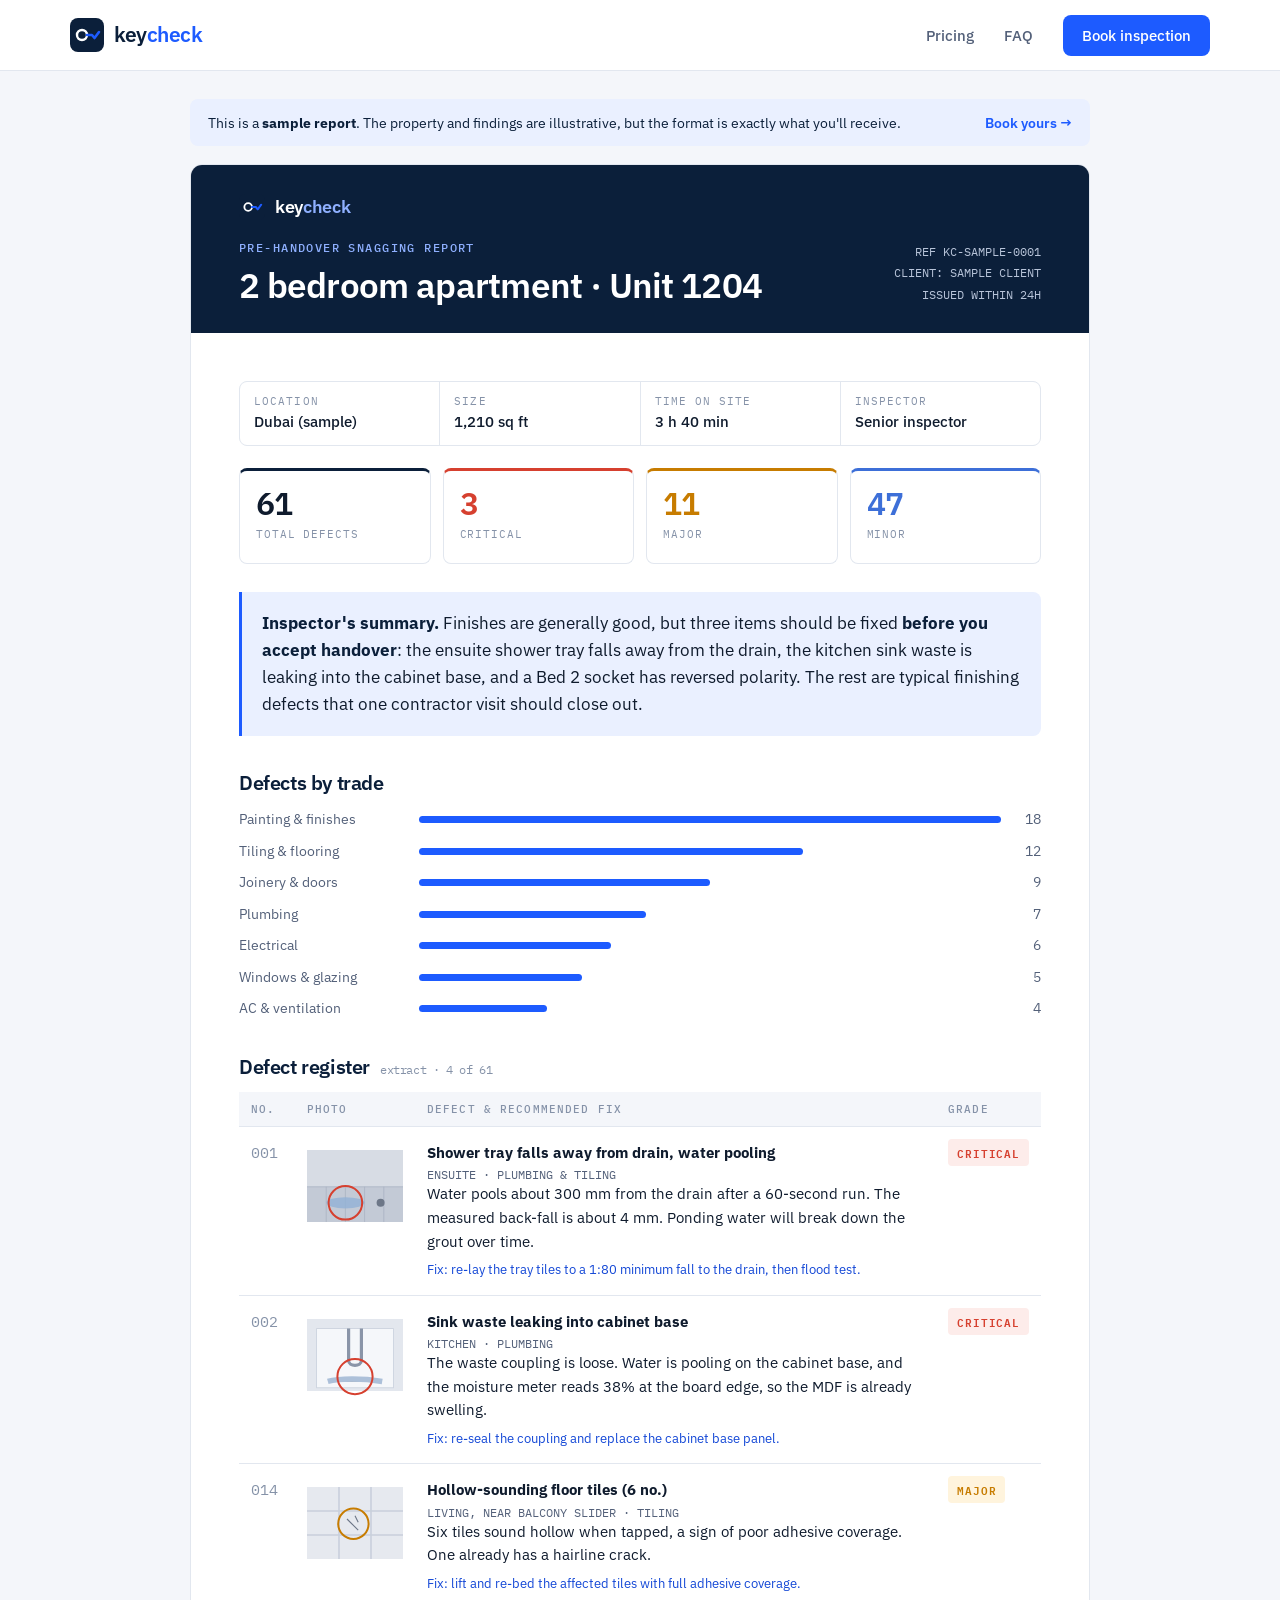
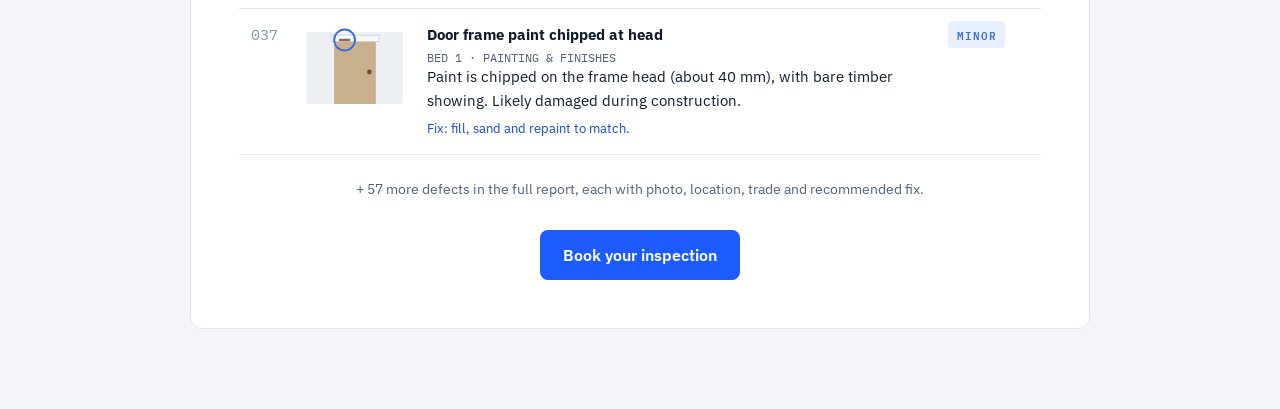
<file: sample-report.html>
<!doctype html>
<html lang="en">
<head>
<meta charset="utf-8">
<meta name="viewport" content="width=device-width, initial-scale=1">
<title>Sample Snagging Report | Keycheck</title>
<meta name="description" content="See exactly what you get: a sample Keycheck pre-handover snagging report for a 2-bedroom apartment in the UAE.">
<link rel="canonical" href="https://denham2501-web.github.io/keycheck/sample-report.html">
<link rel="icon" href="data:image/svg+xml,%3Csvg xmlns='http://www.w3.org/2000/svg' viewBox='0 0 34 34'%3E%3Crect width='34' height='34' rx='8' fill='%230b1f3a'/%3E%3Ccircle cx='12' cy='17' r='5' fill='none' stroke='%23fff' stroke-width='2.4'/%3E%3Cpath d='M17 17h5l2.5 3 4.5-6' fill='none' stroke='%231d5bff' stroke-width='2.6' stroke-linecap='round' stroke-linejoin='round'/%3E%3C/svg%3E">
<link rel="preconnect" href="https://fonts.googleapis.com">
<link rel="preconnect" href="https://fonts.gstatic.com" crossorigin>
<link href="https://fonts.googleapis.com/css2?family=IBM+Plex+Mono:wght@400;500;600&family=IBM+Plex+Sans:wght@400;500;600&display=swap" rel="stylesheet">
<link rel="stylesheet" href="styles.css">
<style>
  body { background: var(--bg-alt); }
  .notice { max-width: 900px; margin: 28px auto 0; padding: 12px 18px; border-radius: 8px; background: var(--blue-soft); color: var(--navy); font-size: .9rem; display: flex; flex-wrap: wrap; gap: 12px; justify-content: space-between; align-items: center; }
  .notice a { color: var(--blue); font-weight: 600; text-decoration: none; }
  .doc { max-width: 900px; margin: 18px auto 80px; background: #fff; border: 1px solid var(--line); border-radius: 12px; overflow: hidden; }
  .doc-top { background: var(--navy); color: #fff; padding: 28px clamp(22px, 5vw, 48px); display: flex; justify-content: space-between; flex-wrap: wrap; gap: 20px; align-items: flex-end; }
  .doc-top .logo { color: #fff; font-size: 1.1rem; margin-bottom: 18px; }
  .doc-top .logo b { color: #8fb0ff; }
  .doc-top h1 { font-size: clamp(1.6rem, 3.6vw, 2.2rem); }
  .doc-top .ref { font: .78rem/1.7 var(--mono); color: #b8c4d9; text-align: right; }
  .doc-in { padding: clamp(22px, 5vw, 48px); }
  .meta { display: grid; grid-template-columns: repeat(4, 1fr); border: 1px solid var(--line); border-radius: 8px; overflow: hidden; gap: 1px; background: var(--line); }
  .meta div { background: #fff; padding: 12px 14px; font-size: .92rem; font-weight: 500; }
  .meta span { display: block; font: .68rem var(--mono); letter-spacing: .1em; text-transform: uppercase; color: var(--muted); margin-bottom: 2px; }
  .sum { display: grid; grid-template-columns: repeat(4, 1fr); gap: 12px; margin: 22px 0 8px; }
  .sum div { border: 1px solid var(--line); border-radius: 8px; padding: 16px; border-top: 3px solid var(--navy); }
  .sum b { display: block; font-size: 2rem; font-weight: 600; line-height: 1; letter-spacing: -0.02em; }
  .sum span { font: .7rem var(--mono); letter-spacing: .08em; text-transform: uppercase; color: var(--muted); }
  @media (max-width: 640px) { .meta, .sum { grid-template-columns: 1fr 1fr; } }
  .sec { font-size: 1.25rem; color: var(--navy); margin: 36px 0 14px; display: flex; gap: 10px; align-items: baseline; }
  .sec small { font: .74rem var(--mono); color: var(--muted); font-weight: 400; }
  .bars .trade { grid-template-columns: 170px 1fr 30px; font-size: .88rem; margin: 9px 0; }
  .verdict { margin-top: 28px; padding: 18px 20px; border-left: 3px solid var(--blue); background: var(--blue-soft); border-radius: 0 8px 8px 0; }
  .verdict b { color: var(--navy); }
  table { width: 100%; border-collapse: collapse; font-size: .92rem; }
  th { text-align: left; font: 500 .7rem var(--mono); letter-spacing: .1em; text-transform: uppercase; color: var(--muted); padding: 10px 12px; background: var(--bg-alt); border-bottom: 1px solid var(--line); }
  td { padding: 14px 12px; border-bottom: 1px solid var(--line); vertical-align: top; }
  td.n { font-family: var(--mono); color: var(--muted); width: 56px; }
  td .loc { display: block; font: .74rem var(--mono); color: var(--ink-soft); margin-top: 3px; }
  td .fix { display: block; color: var(--blue-dark); font-size: .84rem; margin-top: 6px; }
  .ph { width: 120px; }
  .ph svg { width: 120px; height: 90px; border-radius: 6px; }
  @media (max-width: 640px) { .ph { display: none; } .bars .trade { grid-template-columns: 110px 1fr 24px; } }
  .more { text-align: center; padding: 22px; color: var(--ink-soft); font-size: .9rem; }
  .cta { text-align: center; padding-top: 8px; }
</style>
</head>
<body>
<svg width="0" height="0" style="position:absolute" aria-hidden="true">
  <symbol id="mark" viewBox="0 0 34 34"><rect width="34" height="34" rx="8" fill="#0b1f3a"/><circle cx="12" cy="17" r="5" fill="none" stroke="#fff" stroke-width="2.4"/><path d="M17 17h5l2.5 3 4.5-6" fill="none" stroke="#1d5bff" stroke-width="2.6" stroke-linecap="round" stroke-linejoin="round"/></symbol>
</svg>

<header class="site-header">
  <div class="wrap">
    <a class="logo" href="./"><svg class="mark"><use href="#mark"/></svg><span>key<b>check</b></span></a>
    <nav class="nav"><a href="./#pricing">Pricing</a><a href="./#faq">FAQ</a><a class="btn btn-primary" href="./#book">Book inspection</a></nav>
  </div>
</header>

<div class="wrap">
  <div class="notice"><span>This is a <b>sample report</b>. The property and findings are illustrative, but the format is exactly what you'll receive.</span><a href="./#book">Book yours →</a></div>

  <article class="doc">
    <div class="doc-top">
      <div>
        <div class="logo"><svg class="mark" style="width:26px;height:26px"><use href="#mark"/></svg><span>key<b>check</b></span></div>
        <div class="label" style="color:#8fb0ff">Pre-handover snagging report</div>
        <h1 style="margin-top:8px">2 bedroom apartment · Unit 1204</h1>
      </div>
      <div class="ref">REF KC-SAMPLE-0001<br>CLIENT: SAMPLE CLIENT<br>ISSUED WITHIN 24H</div>
    </div>

    <div class="doc-in">
      <div class="meta">
        <div><span>Location</span>Dubai (sample)</div>
        <div><span>Size</span>1,210 sq ft</div>
        <div><span>Time on site</span>3 h 40 min</div>
        <div><span>Inspector</span>Senior inspector</div>
      </div>

      <div class="sum">
        <div><b>61</b><span>Total defects</span></div>
        <div style="border-top-color:var(--red)"><b style="color:var(--red)">3</b><span>Critical</span></div>
        <div style="border-top-color:var(--amber)"><b style="color:var(--amber)">11</b><span>Major</span></div>
        <div style="border-top-color:var(--minor)"><b style="color:var(--minor)">47</b><span>Minor</span></div>
      </div>

      <div class="verdict"><b>Inspector's summary.</b> Finishes are generally good, but three items should be fixed <b>before you accept handover</b>: the ensuite shower tray falls away from the drain, the kitchen sink waste is leaking into the cabinet base, and a Bed 2 socket has reversed polarity. The rest are typical finishing defects that one contractor visit should close out.</div>

      <h2 class="sec">Defects by trade</h2>
      <div class="bars">
        <div class="trade">Painting & finishes<i style="width:100%"></i><em>18</em></div>
        <div class="trade">Tiling & flooring<i style="width:66%"></i><em>12</em></div>
        <div class="trade">Joinery & doors<i style="width:50%"></i><em>9</em></div>
        <div class="trade">Plumbing<i style="width:39%"></i><em>7</em></div>
        <div class="trade">Electrical<i style="width:33%"></i><em>6</em></div>
        <div class="trade">Windows & glazing<i style="width:28%"></i><em>5</em></div>
        <div class="trade">AC & ventilation<i style="width:22%"></i><em>4</em></div>
      </div>

      <h2 class="sec">Defect register <small>extract · 4 of 61</small></h2>
      <div style="overflow-x:auto">
      <table>
        <thead><tr><th>No.</th><th class="ph">Photo</th><th>Defect & recommended fix</th><th>Grade</th></tr></thead>
        <tbody>
          <tr><td class="n">001</td>
            <td class="ph"><svg viewBox="0 0 120 90"><rect width="120" height="90" fill="#d7dce4"/><rect y="46" width="120" height="44" fill="#c3cad6"/><path d="M0 46h120M24 46v44M48 46v44M72 46v44M96 46v44" stroke="#aab3c2"/><ellipse cx="48" cy="66" rx="24" ry="7" fill="#93b2d6" opacity=".8"/><circle cx="92" cy="66" r="5" fill="#6d7788"/><circle cx="48" cy="66" r="21" fill="none" stroke="#d6402f" stroke-width="2.5"/></svg></td>
            <td><b>Shower tray falls away from drain, water pooling</b><span class="loc">ENSUITE · PLUMBING & TILING</span>Water pools about 300 mm from the drain after a 60-second run. The measured back-fall is about 4 mm. Ponding water will break down the grout over time.<span class="fix">Fix: re-lay the tray tiles to a 1:80 minimum fall to the drain, then flood test.</span></td>
            <td><span class="sev sev-critical">Critical</span></td></tr>
          <tr><td class="n">002</td>
            <td class="ph"><svg viewBox="0 0 120 90"><rect width="120" height="90" fill="#e3e7ee"/><rect x="12" y="12" width="96" height="74" fill="#f5f7fa" stroke="#c9d0dc"/><path d="M52 12v40c0 8 16 8 16 0V12" fill="none" stroke="#8a95a8" stroke-width="4"/><path d="M26 78c14-4 44-4 68 0" stroke="#7c9cc4" stroke-width="7" opacity=".6"/><circle cx="60" cy="72" r="22" fill="none" stroke="#d6402f" stroke-width="2.5"/></svg></td>
            <td><b>Sink waste leaking into cabinet base</b><span class="loc">KITCHEN · PLUMBING</span>The waste coupling is loose. Water is pooling on the cabinet base, and the moisture meter reads 38% at the board edge, so the MDF is already swelling.<span class="fix">Fix: re-seal the coupling and replace the cabinet base panel.</span></td>
            <td><span class="sev sev-critical">Critical</span></td></tr>
          <tr><td class="n">014</td>
            <td class="ph"><svg viewBox="0 0 120 90"><rect width="120" height="90" fill="#e6e9ef"/><path d="M0 30h120M0 60h120M40 0v90M80 0v90" stroke="#c9d0dc" stroke-width="2"/><path d="M50 40l14 14M60 36l4 8" stroke="#6d7788" stroke-width="1.4"/><circle cx="58" cy="46" r="19" fill="none" stroke="#c77c00" stroke-width="2.5"/></svg></td>
            <td><b>Hollow-sounding floor tiles (6 no.)</b><span class="loc">LIVING, NEAR BALCONY SLIDER · TILING</span>Six tiles sound hollow when tapped, a sign of poor adhesive coverage. One already has a hairline crack.<span class="fix">Fix: lift and re-bed the affected tiles with full adhesive coverage.</span></td>
            <td><span class="sev sev-major">Major</span></td></tr>
          <tr><td class="n">037</td>
            <td class="ph"><svg viewBox="0 0 120 90"><rect width="120" height="90" fill="#eceff3"/><rect x="34" y="8" width="52" height="82" fill="#c9b08c"/><rect x="30" y="4" width="60" height="8" fill="#f7f8fa" stroke="#c9d0dc"/><path d="M40 10h14" stroke="#8a6f4a" stroke-width="3"/><circle cx="78" cy="50" r="3" fill="#6b5232"/><circle cx="47" cy="10" r="13" fill="none" stroke="#3d6fd8" stroke-width="2.5"/></svg></td>
            <td><b>Door frame paint chipped at head</b><span class="loc">BED 1 · PAINTING & FINISHES</span>Paint is chipped on the frame head (about 40 mm), with bare timber showing. Likely damaged during construction.<span class="fix">Fix: fill, sand and repaint to match.</span></td>
            <td><span class="sev sev-minor">Minor</span></td></tr>
        </tbody>
      </table>
      </div>
      <div class="more">+ 57 more defects in the full report, each with photo, location, trade and recommended fix.</div>
      <div class="cta"><a class="btn btn-primary" href="./#book">Book your inspection</a></div>
    </div>
  </article>
</div>
</body>
</html>
</file>
<file: styles.css>
:root {
  --navy: #0b1f3a;
  --navy-2: #13294b;
  --blue: #1d5bff;
  --blue-dark: #1347d6;
  --blue-soft: #eaf0ff;
  --ink: #0f1b2d;
  --ink-soft: #536079;
  --muted: #8592a8;
  --bg: #ffffff;
  --bg-alt: #f4f6fa;
  --line: #e2e7ef;
  --red: #d6402f;
  --red-soft: #fdecea;
  --amber: #c77c00;
  --amber-soft: #fff4dd;
  --minor: #3d6fd8;
  --minor-soft: #e9f0fd;
  --wa: #1fa855;
  --radius: 10px;
  --sans: "IBM Plex Sans", system-ui, -apple-system, sans-serif;
  --mono: "IBM Plex Mono", ui-monospace, Menlo, monospace;
}

* { box-sizing: border-box; }
html { scroll-behavior: smooth; scroll-padding-top: 80px; }
body { margin: 0; background: var(--bg); color: var(--ink); font-family: var(--sans); font-size: 17px; line-height: 1.6; -webkit-font-smoothing: antialiased; }
img, svg { display: block; max-width: 100%; }
a { color: inherit; }
p { margin: 0; }
.wrap { max-width: 1180px; margin: 0 auto; padding: 0 20px; }

h1, h2, h3 { margin: 0; font-weight: 600; letter-spacing: -0.02em; line-height: 1.1; }
h1 { font-size: clamp(2.4rem, 5.4vw, 3.9rem); }
h2 { font-size: clamp(1.8rem, 3.6vw, 2.6rem); }
h3 { font-size: 1.12rem; letter-spacing: -0.01em; line-height: 1.3; }
.label { font-family: var(--mono); font-size: .74rem; font-weight: 500; letter-spacing: .12em; text-transform: uppercase; color: var(--blue); }
.lede { font-size: 1.12rem; color: var(--ink-soft); max-width: 38em; }

/* Buttons */
.btn { display: inline-flex; align-items: center; justify-content: center; gap: 10px; padding: 14px 22px; border-radius: 8px; font: 600 1rem var(--sans); text-decoration: none; border: 1.5px solid transparent; cursor: pointer; transition: background .15s, border-color .15s, color .15s; }
.btn svg { width: 19px; height: 19px; }
.btn-primary { background: var(--blue); color: #fff; }
.btn-primary:hover { background: var(--blue-dark); }
.btn-outline { border-color: var(--line); color: var(--ink); background: #fff; }
.btn-outline:hover { border-color: var(--ink); }
.btn-wa { background: var(--wa); color: #fff; }
.btn-wa:hover { background: #18914a; }
.btn-light { background: #fff; color: var(--navy); }

/* Top bar + header */
.topbar { background: var(--navy); color: #b8c4d9; font-size: .82rem; }
.topbar .wrap { display: flex; justify-content: space-between; gap: 16px; padding-top: 8px; padding-bottom: 8px; }
.topbar a { color: #fff; text-decoration: none; }
@media (max-width: 640px) { .topbar .areas { display: none; } .topbar .wrap { justify-content: center; } }

.site-header { position: sticky; top: 0; z-index: 30; background: rgba(255,255,255,.94); backdrop-filter: blur(10px); border-bottom: 1px solid var(--line); }
.site-header .wrap { display: flex; align-items: center; justify-content: space-between; height: 70px; }
.logo { display: flex; align-items: center; gap: 10px; text-decoration: none; font-weight: 600; font-size: 1.32rem; letter-spacing: -0.02em; color: var(--navy); }
.logo .mark { width: 34px; height: 34px; }
.logo b { color: var(--blue); font-weight: 600; }
.nav { display: flex; align-items: center; gap: 30px; }
.nav a { text-decoration: none; color: var(--ink-soft); font-size: .95rem; font-weight: 500; }
.nav a:hover { color: var(--ink); }
.nav .btn { color: #fff; padding: 10px 18px; font-size: .92rem; }
@media (max-width: 860px) { .nav a:not(.btn) { display: none; } }

/* Hero */
.hero { padding: 64px 0 72px; background: linear-gradient(180deg, #fff 0%, var(--bg-alt) 100%); border-bottom: 1px solid var(--line); }
.hero-grid { display: grid; grid-template-columns: 1fr 1.05fr; gap: 56px; align-items: center; }
.hero h1 { margin: 16px 0 20px; color: var(--navy); }
.hero h1 span { color: var(--blue); }
.ticks { list-style: none; padding: 0; margin: 26px 0 32px; display: grid; gap: 10px; }
.ticks li { display: flex; gap: 12px; align-items: center; font-weight: 500; }
.ticks li::before { content: ""; flex: 0 0 22px; height: 22px; border-radius: 50%; background: var(--blue-soft) url("data:image/svg+xml,%3Csvg xmlns='http://www.w3.org/2000/svg' viewBox='0 0 22 22'%3E%3Cpath d='M6.5 11.5l3 3 6-6.5' fill='none' stroke='%231d5bff' stroke-width='2.2' stroke-linecap='round' stroke-linejoin='round'/%3E%3C/svg%3E") center/22px no-repeat; }
.ctas { display: flex; flex-wrap: wrap; gap: 12px; }
@media (max-width: 960px) { .hero-grid { grid-template-columns: 1fr; gap: 40px; } .hero { padding-top: 40px; } }

/* Floor plan */
.plan-card { background: #fff; border: 1px solid var(--line); border-radius: 14px; box-shadow: 0 24px 60px -28px rgba(11,31,58,.28); overflow: hidden; }
.plan-head { display: flex; justify-content: space-between; align-items: center; padding: 14px 18px; border-bottom: 1px solid var(--line); font-family: var(--mono); font-size: .76rem; color: var(--ink-soft); }
.plan-head b { color: var(--ink); font-weight: 600; }
.legend { display: flex; gap: 14px; }
.legend span { display: flex; align-items: center; gap: 6px; }
.legend i { width: 8px; height: 8px; border-radius: 50%; }
.plan-body { padding: 14px 14px 4px; background-image: linear-gradient(var(--bg-alt) 1px, transparent 1px), linear-gradient(90deg, var(--bg-alt) 1px, transparent 1px); background-size: 20px 20px; }
.plan-body svg { width: 100%; height: auto; }
.wall { stroke: var(--navy); stroke-width: 6; stroke-linecap: square; fill: none; }
.fix { stroke: #b9c3d3; stroke-width: 1.4; fill: #fff; }
.room { font-family: var(--mono); font-size: 10px; letter-spacing: .1em; fill: var(--muted); }
.dim { font-family: var(--mono); font-size: 9px; fill: var(--muted); }
.pin { cursor: pointer; outline: none; }
.pin circle.dot { stroke: #fff; stroke-width: 2.5; transition: r .15s; }
.pin text { font: 600 10px var(--mono); fill: #fff; pointer-events: none; }
.pin circle.halo { fill: none; stroke-width: 2; opacity: 0; }
.pin.active circle.halo { opacity: .45; animation: pulse 1.6s ease-out infinite; }
.pin:hover circle.dot, .pin.active circle.dot { r: 12; }
@keyframes pulse { from { r: 12; opacity: .55; } to { r: 22; opacity: 0; } }
.plan-detail { display: grid; grid-template-columns: auto 1fr auto; gap: 14px; align-items: center; padding: 14px 18px; border-top: 1px solid var(--line); min-height: 76px; }
.plan-detail .num { width: 34px; height: 34px; border-radius: 50%; display: grid; place-items: center; font: 600 .85rem var(--mono); color: #fff; }
.plan-detail b { display: block; font-size: .98rem; line-height: 1.3; }
.plan-detail small { font-family: var(--mono); font-size: .74rem; color: var(--ink-soft); letter-spacing: .03em; }
.plan-foot { display: flex; justify-content: space-between; padding: 10px 18px; background: var(--bg-alt); font-size: .82rem; color: var(--ink-soft); }
.plan-foot a { color: var(--blue); font-weight: 600; text-decoration: none; }

.sev { font: 600 .68rem var(--mono); letter-spacing: .08em; text-transform: uppercase; padding: 4px 9px; border-radius: 4px; white-space: nowrap; }
.sev-critical { background: var(--red-soft); color: var(--red); }
.sev-major { background: var(--amber-soft); color: var(--amber); }
.sev-minor { background: var(--minor-soft); color: var(--minor); }

/* Trust strip */
.strip { border-bottom: 1px solid var(--line); }
.strip .wrap { display: grid; grid-template-columns: repeat(4, 1fr); }
.strip .wrap > div { padding: 26px 24px; border-left: 1px solid var(--line); }
.strip .wrap > div:first-child { border-left: 0; padding-left: 0; }
.strip b { display: block; font-size: 1.6rem; font-weight: 600; color: var(--navy); letter-spacing: -0.02em; }
.strip span { font-size: .9rem; color: var(--ink-soft); }
@media (max-width: 760px) { .strip .wrap { grid-template-columns: 1fr 1fr; } .strip .wrap > div { border-left: 0; padding: 20px 0; } }

/* Sections */
section { padding: 96px 0; }
.alt { background: var(--bg-alt); }
.head { display: grid; grid-template-columns: 1fr 1fr; gap: 40px; align-items: end; margin-bottom: 48px; }
.head h2 { margin-top: 12px; color: var(--navy); }
.head .lede { justify-self: end; }
@media (max-width: 860px) { .head { grid-template-columns: 1fr; gap: 16px; } .head .lede { justify-self: start; } }

/* Services */
.services { display: grid; grid-template-columns: repeat(4, 1fr); gap: 1px; background: var(--line); border: 1px solid var(--line); border-radius: 12px; overflow: hidden; }
.service { background: #fff; padding: 28px 24px; display: flex; flex-direction: column; gap: 10px; }
.service .code { font-family: var(--mono); font-size: .74rem; color: var(--muted); }
.service p { color: var(--ink-soft); font-size: .93rem; flex: 1; }
.service .from { font-family: var(--mono); font-size: .82rem; color: var(--navy); font-weight: 500; }
@media (max-width: 960px) { .services { grid-template-columns: 1fr 1fr; } }
@media (max-width: 560px) { .services { grid-template-columns: 1fr; } }

/* Checklist */
.checks { display: grid; grid-template-columns: repeat(4, 1fr); gap: 16px; }
.check { background: #fff; border: 1px solid var(--line); border-radius: var(--radius); padding: 22px; }
.check .ico { width: 40px; height: 40px; border-radius: 8px; background: var(--blue-soft); color: var(--blue); display: grid; place-items: center; margin-bottom: 14px; }
.check .ico svg { width: 20px; height: 20px; }
.check h3 { margin-bottom: 6px; font-size: 1rem; }
.check p { font-size: .88rem; color: var(--ink-soft); line-height: 1.5; }
.check .count { font-family: var(--mono); font-size: .72rem; color: var(--muted); margin-top: 10px; }
@media (max-width: 960px) { .checks { grid-template-columns: 1fr 1fr; } }
@media (max-width: 520px) { .checks { grid-template-columns: 1fr; } }

/* Process */
.process { display: grid; grid-template-columns: repeat(4, 1fr); gap: 0; position: relative; }
.process::before { content: ""; position: absolute; top: 19px; left: 20px; right: 20px; height: 2px; background: var(--line); }
.stage { position: relative; padding-right: 28px; }
.stage .n { position: relative; width: 40px; height: 40px; border-radius: 50%; background: var(--navy); color: #fff; font: 600 .9rem var(--mono); display: grid; place-items: center; margin-bottom: 20px; box-shadow: 0 0 0 6px #fff; }
.stage h3 { margin-bottom: 8px; }
.stage p { color: var(--ink-soft); font-size: .94rem; }
.stage .t { font-family: var(--mono); font-size: .75rem; color: var(--blue); margin-top: 10px; }
@media (max-width: 860px) { .process { grid-template-columns: 1fr 1fr; row-gap: 36px; } .process::before { display: none; } }
@media (max-width: 520px) { .process { grid-template-columns: 1fr; } }

/* Report band */
.band { background: var(--navy); color: #fff; }
.band .label { color: #8fb0ff; }
.band h2 { color: #fff; }
.band .lede { color: #b8c4d9; }
.report-grid { display: grid; grid-template-columns: 1fr 1fr; gap: 56px; align-items: center; }
.report-list { list-style: none; padding: 0; margin: 28px 0 32px; display: grid; gap: 14px; }
.report-list li { padding-left: 30px; position: relative; color: #dbe3f1; }
.report-list li::before { content: ""; position: absolute; left: 0; top: 7px; width: 14px; height: 8px; border-left: 2px solid #8fb0ff; border-bottom: 2px solid #8fb0ff; transform: rotate(-45deg); }
.doc-mock { background: #fff; color: var(--ink); border-radius: 12px; padding: 22px; box-shadow: 0 30px 60px -20px rgba(0,0,0,.5); }
.doc-mock .dh { display: flex; justify-content: space-between; border-bottom: 2px solid var(--navy); padding-bottom: 12px; margin-bottom: 14px; }
.doc-mock .dh b { font-size: 1rem; }
.doc-mock .dh span { font: .72rem var(--mono); color: var(--muted); }
.kpis { display: grid; grid-template-columns: repeat(4, 1fr); gap: 8px; margin-bottom: 14px; }
.kpis div { background: var(--bg-alt); border-radius: 6px; padding: 10px; }
.kpis b { display: block; font-size: 1.4rem; line-height: 1.1; }
.kpis span { font: .64rem var(--mono); color: var(--muted); text-transform: uppercase; letter-spacing: .06em; }
.trade { display: grid; grid-template-columns: 110px 1fr 22px; gap: 10px; align-items: center; font-size: .78rem; margin: 6px 0; color: var(--ink-soft); }
.trade i { height: 7px; border-radius: 4px; background: var(--blue); }
.trade em { font-style: normal; font-family: var(--mono); text-align: right; }
@media (max-width: 900px) { .report-grid { grid-template-columns: 1fr; } }

/* Pricing */
.price-table { border: 1px solid var(--line); border-radius: 12px; overflow: hidden; background: #fff; }
.prow { display: grid; grid-template-columns: 1.4fr 1fr 1fr auto; gap: 20px; align-items: center; padding: 22px 26px; border-top: 1px solid var(--line); }
.prow:first-child { border-top: 0; }
.prow.th { background: var(--bg-alt); padding: 12px 26px; font: 500 .74rem var(--mono); letter-spacing: .1em; text-transform: uppercase; color: var(--muted); }
.prow h3 { font-size: 1.05rem; }
.prow .sz { color: var(--ink-soft); font-size: .92rem; }
.prow .amt { font-size: 1.5rem; font-weight: 600; color: var(--navy); letter-spacing: -0.02em; }
.prow .amt small { font: 500 .78rem var(--mono); color: var(--muted); margin-left: 4px; }
.prow .btn { padding: 10px 16px; font-size: .9rem; }
.prow.pop { background: linear-gradient(90deg, var(--blue-soft), #fff 70%); }
.prow.pop h3::after { content: "Most booked"; margin-left: 10px; font: 600 .62rem var(--mono); letter-spacing: .08em; text-transform: uppercase; background: var(--blue); color: #fff; padding: 3px 7px; border-radius: 4px; vertical-align: 3px; }
.addons { display: grid; grid-template-columns: repeat(3, 1fr); gap: 16px; margin-top: 18px; }
.addon { display: flex; justify-content: space-between; align-items: center; gap: 12px; padding: 16px 20px; border: 1px solid var(--line); border-radius: var(--radius); background: #fff; font-size: .93rem; }
.addon small { display: block; color: var(--ink-soft); font-size: .82rem; }
.addon b { font-family: var(--mono); font-size: .92rem; color: var(--navy); white-space: nowrap; }
.vat-note { margin-top: 14px; font-size: .85rem; color: var(--muted); }
@media (max-width: 760px) {
  .prow { grid-template-columns: 1fr auto; row-gap: 6px; }
  .prow.th { display: none; }
  .prow .sz { grid-column: 1; grid-row: 2; }
  .prow .amt { grid-column: 2; grid-row: 1; text-align: right; }
  .prow .btn { grid-column: 2; grid-row: 2; }
  .addons { grid-template-columns: 1fr; }
}

/* Independence */
.indep { display: grid; grid-template-columns: 1fr 1.2fr; gap: 56px; }
.indep h2 { color: var(--navy); margin-top: 12px; }
.indep .pts { display: grid; grid-template-columns: 1fr 1fr; gap: 28px 32px; }
.indep .pts div { border-top: 2px solid var(--navy); padding-top: 16px; }
.indep .pts h3 { margin-bottom: 6px; }
.indep .pts p { color: var(--ink-soft); font-size: .93rem; }
@media (max-width: 860px) { .indep, .indep .pts { grid-template-columns: 1fr; } }

/* Coverage */
.areas-grid { display: grid; grid-template-columns: repeat(4, 1fr); border: 1px solid var(--line); border-radius: 12px; overflow: hidden; gap: 1px; background: var(--line); }
.areas-grid div { background: #fff; padding: 18px 20px; display: flex; justify-content: space-between; align-items: center; font-weight: 500; }
.areas-grid small { font: .74rem var(--mono); color: var(--muted); }
@media (max-width: 760px) { .areas-grid { grid-template-columns: 1fr 1fr; } }

/* FAQ */
.faq-wrap { display: grid; grid-template-columns: 1fr 1.6fr; gap: 56px; }
.faq-wrap h2 { color: var(--navy); margin-top: 12px; }
.faq details { border-top: 1px solid var(--line); padding: 20px 0; }
.faq details:last-child { border-bottom: 1px solid var(--line); }
.faq summary { cursor: pointer; font-weight: 600; list-style: none; display: flex; justify-content: space-between; gap: 16px; }
.faq summary::-webkit-details-marker { display: none; }
.faq summary::after { content: "+"; font: 400 1.4rem/1 var(--mono); color: var(--blue); }
.faq details[open] summary::after { content: "\2212"; }
.faq details p { margin-top: 10px; color: var(--ink-soft); }
@media (max-width: 860px) { .faq-wrap { grid-template-columns: 1fr; gap: 24px; } }

/* Booking */
.book { display: grid; grid-template-columns: 1fr 1.1fr; gap: 56px; align-items: start; }
.book h2 { color: var(--navy); margin-top: 12px; }
.book .lede { margin-top: 16px; }
.contact-list { margin-top: 32px; display: grid; gap: 12px; }
.contact-list a { display: flex; gap: 14px; align-items: center; padding: 16px 18px; border: 1px solid var(--line); border-radius: var(--radius); text-decoration: none; background: #fff; }
.contact-list a:hover { border-color: var(--blue); }
.contact-list svg { width: 22px; height: 22px; color: var(--blue); flex: 0 0 22px; }
.contact-list small { display: block; color: var(--ink-soft); font-size: .84rem; }
.form { background: #fff; border: 1px solid var(--line); border-radius: 14px; padding: 30px; box-shadow: 0 24px 60px -36px rgba(11,31,58,.3); }
.field { margin-bottom: 16px; }
.field label { display: block; font-size: .85rem; font-weight: 600; margin-bottom: 6px; }
.field input, .field select { width: 100%; padding: 12px 14px; border: 1px solid #cfd6e2; border-radius: 8px; font: 1rem var(--sans); background: #fff; color: var(--ink); }
.field input:focus, .field select:focus { outline: none; border-color: var(--blue); box-shadow: 0 0 0 3px var(--blue-soft); }
.row2 { display: grid; grid-template-columns: 1fr 1fr; gap: 14px; }
.checkbox { display: flex; gap: 10px; align-items: center; font-size: .93rem; margin-bottom: 18px; cursor: pointer; }
.checkbox input { width: 18px; height: 18px; accent-color: var(--blue); }
.quote { display: flex; justify-content: space-between; align-items: center; padding: 16px 18px; border-radius: 8px; background: var(--navy); color: #fff; margin-bottom: 16px; }
.quote span { font: .78rem var(--mono); letter-spacing: .06em; text-transform: uppercase; color: #b8c4d9; }
.quote b { font-size: 1.35rem; font-weight: 600; }
.form .btn { width: 100%; }
.fine { font-size: .8rem; color: var(--muted); text-align: center; margin-top: 12px; }
@media (max-width: 860px) { .book { grid-template-columns: 1fr; } }
@media (max-width: 480px) { .row2 { grid-template-columns: 1fr; } .form { padding: 22px; } }

/* Footer */
footer { background: var(--navy); color: #b8c4d9; padding: 56px 0 28px; font-size: .9rem; }
.foot { display: grid; grid-template-columns: 1.6fr 1fr 1fr 1fr; gap: 32px; padding-bottom: 36px; border-bottom: 1px solid #22385c; }
.foot .logo { color: #fff; margin-bottom: 14px; }
.foot .logo b { color: #8fb0ff; }
.foot h4 { margin: 0 0 12px; color: #fff; font: 500 .74rem var(--mono); letter-spacing: .12em; text-transform: uppercase; }
.foot ul { list-style: none; padding: 0; margin: 0; display: grid; gap: 8px; }
.foot a { text-decoration: none; }
.foot a:hover { color: #fff; }
.legal { display: flex; justify-content: space-between; flex-wrap: wrap; gap: 12px; padding-top: 22px; font-size: .8rem; color: #8392ad; }
@media (max-width: 760px) { .foot { grid-template-columns: 1fr 1fr; } .foot > div:first-child { grid-column: 1 / -1; } }

.wa-float { position: fixed; right: 18px; bottom: 18px; z-index: 40; width: 56px; height: 56px; border-radius: 50%; background: var(--wa); color: #fff; display: grid; place-items: center; box-shadow: 0 10px 24px rgba(0,0,0,.2); }
.wa-float svg { width: 28px; height: 28px; }

@media (prefers-reduced-motion: reduce) { * { animation: none !important; transition: none !important; scroll-behavior: auto !important; } }
</file>
